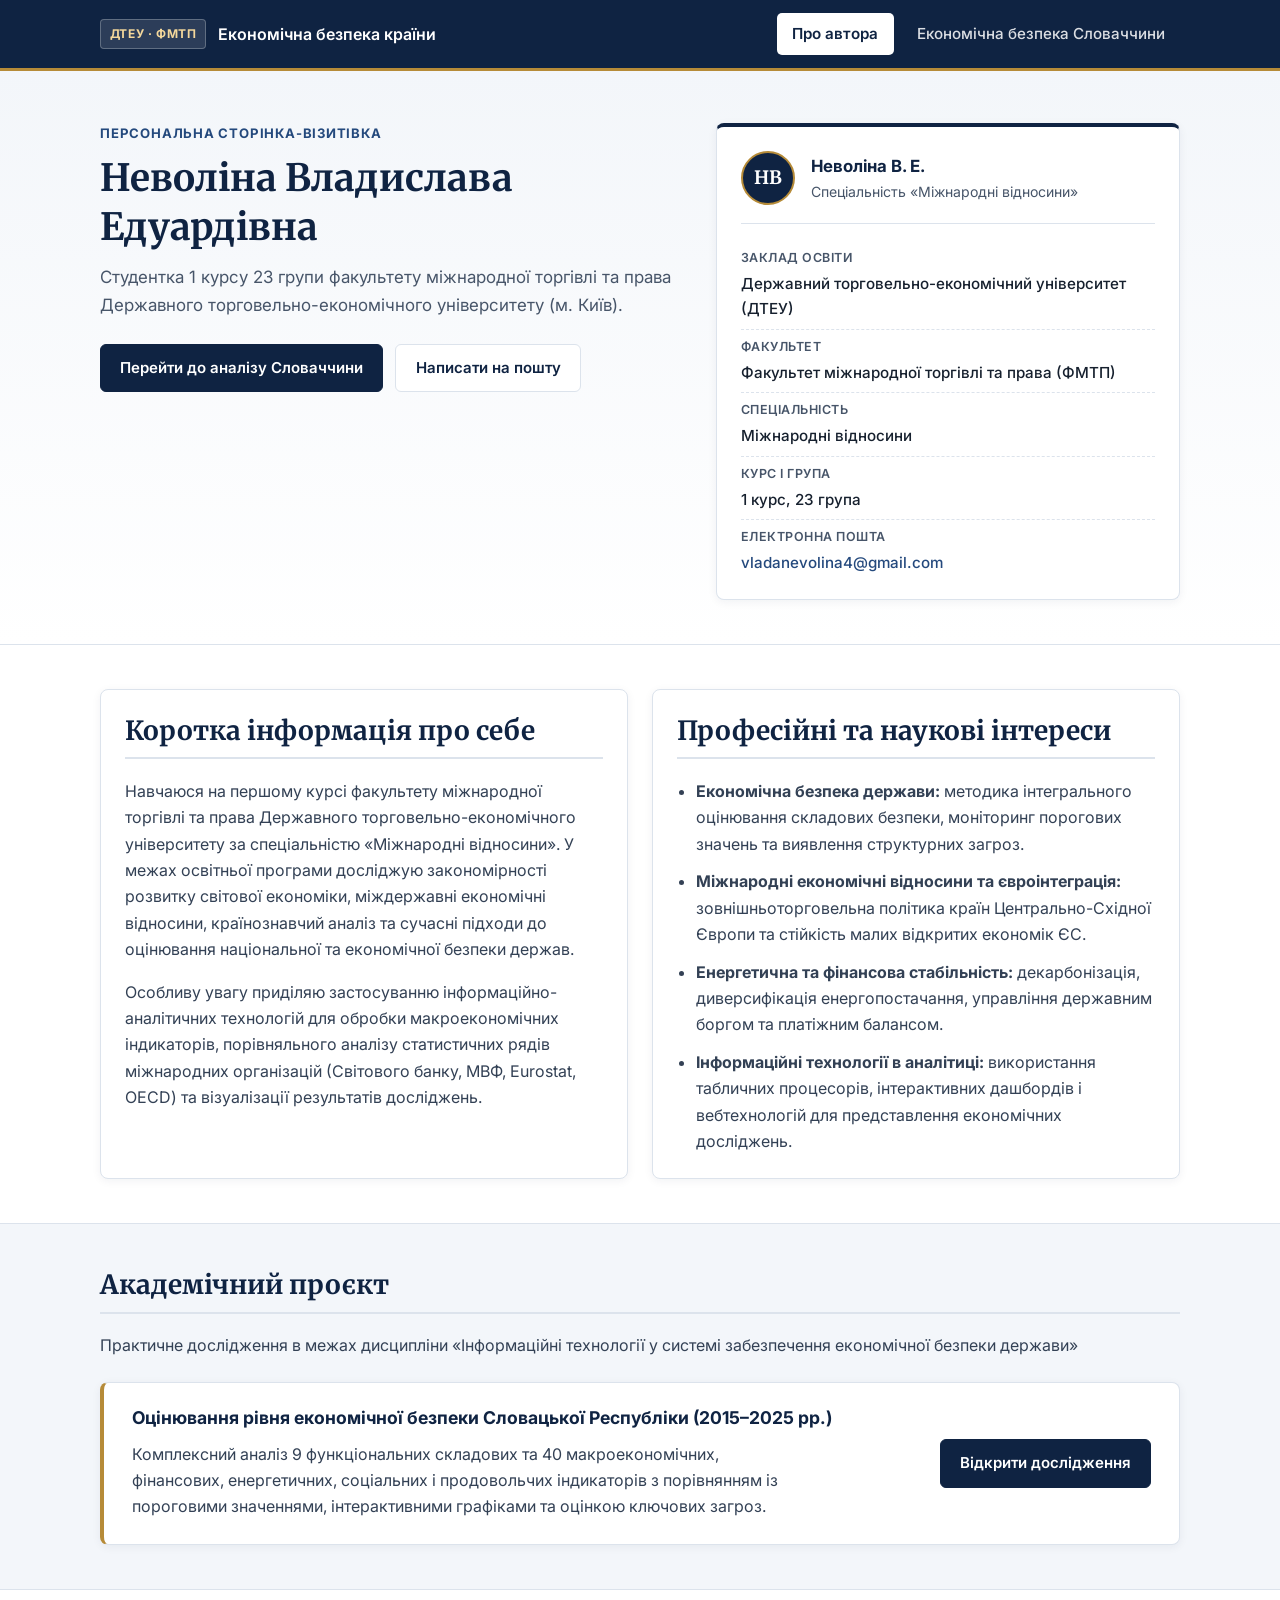
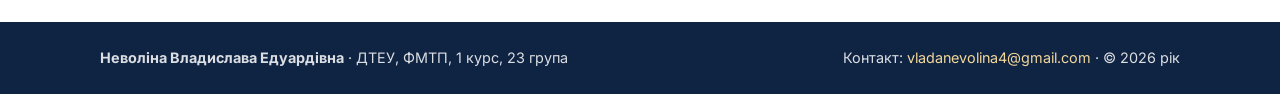
<file: index.html>
<!DOCTYPE html>
<html lang="uk">
<head>
  <meta charset="UTF-8">
  <meta name="viewport" content="width=device-width, initial-scale=1.0">
  <title>Про автора | Економічна безпека країни — Неволіна Владислава</title>
  <link rel="preconnect" href="https://fonts.googleapis.com">
  <link rel="preconnect" href="https://fonts.gstatic.com" crossorigin>
  <link href="https://fonts.googleapis.com/css2?family=Inter:wght@400;500;600;700&family=Merriweather:wght@700&display=swap" rel="stylesheet">
  <link rel="stylesheet" href="style.css">
</head>
<body>
  <header class="site-header">
    <div class="container header-inner">
      <a href="index.html" class="brand">
        <span class="brand-badge">ДТЕУ · ФМТП</span>
        <span class="brand-title">Економічна безпека країни</span>
      </a>
      <button class="menu-toggle" id="menuToggle" aria-label="Відкрити меню" aria-expanded="false">
        <span></span>
        <span></span>
        <span></span>
      </button>
      <nav class="site-nav" id="siteNav">
        <a href="index.html" class="nav-link active">Про автора</a>
        <a href="slovakia.html" class="nav-link">Економічна безпека Словаччини</a>
      </nav>
    </div>
  </header>

  <main class="main-content">
    <section class="hero-section">
      <div class="container hero-grid">
        <div class="hero-text">
          <div class="eyebrow">Персональна сторінка-візитівка</div>
          <h1>Неволіна Владислава Едуардівна</h1>
          <p class="hero-subtitle">
            Студентка 1 курсу 23 групи факультету міжнародної торгівлі та права
            Державного торговельно-економічного університету (м. Київ).
          </p>
          <div class="hero-actions">
            <a href="slovakia.html" class="btn btn-primary">Перейти до аналізу Словаччини</a>
            <a href="mailto:vladanevolina4@gmail.com" class="btn btn-outline">Написати на пошту</a>
          </div>
        </div>
        <aside class="profile-card" aria-label="Академічна картка автора">
          <div class="monogram-wrap">
            <div class="monogram" aria-hidden="true">НВ</div>
            <div>
              <div class="card-name">Неволіна В. Е.</div>
              <div class="card-role">Спеціальність «Міжнародні відносини»</div>
            </div>
          </div>
          <dl class="meta-list">
            <div class="meta-item">
              <dt>Заклад освіти</dt>
              <dd>Державний торговельно-економічний університет (ДТЕУ)</dd>
            </div>
            <div class="meta-item">
              <dt>Факультет</dt>
              <dd>Факультет міжнародної торгівлі та права (ФМТП)</dd>
            </div>
            <div class="meta-item">
              <dt>Спеціальність</dt>
              <dd>Міжнародні відносини</dd>
            </div>
            <div class="meta-item">
              <dt>Курс і група</dt>
              <dd>1 курс, 23 група</dd>
            </div>
            <div class="meta-item">
              <dt>Електронна пошта</dt>
              <dd><a href="mailto:vladanevolina4@gmail.com">vladanevolina4@gmail.com</a></dd>
            </div>
          </dl>
        </aside>
      </div>
    </section>

    <section class="section">
      <div class="container two-col-grid">
        <article class="content-card">
          <h2>Коротка інформація про себе</h2>
          <p>
            Навчаюся на першому курсі факультету міжнародної торгівлі та права Державного
            торговельно-економічного університету за спеціальністю «Міжнародні відносини».
            У межах освітньої програми досліджую закономірності розвитку світової економіки,
            міждержавні економічні відносини, країнознавчий аналіз та сучасні підходи до
            оцінювання національної та економічної безпеки держав.
          </p>
          <p>
            Особливу увагу приділяю застосуванню інформаційно-аналітичних технологій для
            обробки макроекономічних індикаторів, порівняльного аналізу статистичних рядів
            міжнародних організацій (Світового банку, МВФ, Eurostat, OECD) та візуалізації
            результатів досліджень.
          </p>
        </article>

        <article class="content-card">
          <h2>Професійні та наукові інтереси</h2>
          <ul class="styled-list">
            <li>
              <strong>Економічна безпека держави:</strong> методика інтегрального оцінювання
              складових безпеки, моніторинг порогових значень та виявлення структурних загроз.
            </li>
            <li>
              <strong>Міжнародні економічні відносини та євроінтеграція:</strong> зовнішньоторговельна
              політика країн Центрально-Східної Європи та стійкість малих відкритих економік ЄС.
            </li>
            <li>
              <strong>Енергетична та фінансова стабільність:</strong> декарбонізація, диверсифікація
              енергопостачання, управління державним боргом та платіжним балансом.
            </li>
            <li>
              <strong>Інформаційні технології в аналітиці:</strong> використання табличних процесорів,
              інтерактивних дашбордів і вебтехнологій для представлення економічних досліджень.
            </li>
          </ul>
        </article>
      </div>
    </section>

    <section class="section section-muted">
      <div class="container">
        <div class="section-header">
          <h2>Академічний проєкт</h2>
          <p>
            Практичне дослідження в межах дисципліни «Інформаційні технології у системі
            забезпечення економічної безпеки держави»
          </p>
        </div>
        <div class="project-banner">
          <div>
            <h3>Оцінювання рівня економічної безпеки Словацької Республіки (2015–2025 рр.)</h3>
            <p>
              Комплексний аналіз 9 функціональних складових та 40 макроекономічних, фінансових,
              енергетичних, соціальних і продовольчих індикаторів з порівнянням із пороговими
              значеннями, інтерактивними графіками та оцінкою ключових загроз.
            </p>
          </div>
          <a href="slovakia.html" class="btn btn-primary">Відкрити дослідження</a>
        </div>
      </div>
    </section>
  </main>

  <footer class="site-footer">
    <div class="container footer-inner">
      <div>
        <strong>Неволіна Владислава Едуардівна</strong> · ДТЕУ, ФМТП, 1 курс, 23 група
      </div>
      <div>
        Контакт: <a href="mailto:vladanevolina4@gmail.com">vladanevolina4@gmail.com</a> · © 2026 рік
      </div>
    </div>
  </footer>

  <script src="script.js"></script>
</body>
</html>
</file>
<file: style.css>
/* Академічний стриманий університетський стиль (ДТЕУ) */
:root {
  --navy-900: #0f2342;
  --navy-800: #18345e;
  --navy-700: #24497d;
  --slate-900: #16202e;
  --slate-700: #334155;
  --slate-600: #475569;
  --slate-200: #dce3ec;
  --slate-100: #f3f6fa;
  --white: #ffffff;
  --gold-accent: #b68b38;
  --good-bg: #e7f4ec;
  --good-text: #1b6535;
  --warn-bg: #fef5e3;
  --warn-text: #945d08;
  --danger-bg: #fdeaea;
  --danger-text: #9f2222;
  --radius: 8px;
  --shadow: 0 2px 10px rgba(15, 35, 66, 0.06);
}

*,
*::before,
*::after {
  box-sizing: border-box;
}

html {
  scroll-behavior: smooth;
}

body {
  margin: 0;
  font-family: 'Inter', -apple-system, BlinkMacSystemFont, 'Segoe UI', Roboto, sans-serif;
  color: var(--slate-900);
  background-color: var(--white);
  line-height: 1.65;
  font-size: 16px;
}

h1, h2, h3 {
  font-family: 'Merriweather', Georgia, serif;
  color: var(--navy-900);
  line-height: 1.3;
  margin-top: 0;
}

h1 {
  font-size: clamp(1.75rem, 3vw, 2.35rem);
  margin-bottom: 0.75rem;
}

h2 {
  font-size: clamp(1.3rem, 2.2vw, 1.65rem);
  margin-bottom: 1.15rem;
  padding-bottom: 0.55rem;
  border-bottom: 2px solid var(--slate-200);
}

h3 {
  font-family: 'Inter', sans-serif;
  font-size: 1.1rem;
  font-weight: 700;
  margin-bottom: 0.65rem;
}

p {
  margin-top: 0;
  margin-bottom: 1rem;
  color: var(--slate-700);
}

a {
  color: var(--navy-700);
  text-decoration: none;
}

a:hover {
  text-decoration: underline;
}

.container {
  width: 100%;
  max-width: 1120px;
  margin: 0 auto;
  padding: 0 1.25rem;
}

/* Header & Navigation */
.site-header {
  background-color: var(--navy-900);
  color: var(--white);
  border-bottom: 3px solid var(--gold-accent);
  position: sticky;
  top: 0;
  z-index: 100;
}

.header-inner {
  display: flex;
  align-items: center;
  justify-content: space-between;
  min-height: 68px;
  gap: 1rem;
}

.brand {
  display: flex;
  align-items: center;
  gap: 0.75rem;
  color: var(--white);
  text-decoration: none;
}

.brand:hover {
  text-decoration: none;
}

.brand-badge {
  background-color: rgba(255, 255, 255, 0.12);
  border: 1px solid rgba(255, 255, 255, 0.25);
  color: #f3d79b;
  font-size: 0.75rem;
  font-weight: 700;
  letter-spacing: 0.05em;
  padding: 0.25rem 0.55rem;
  border-radius: 4px;
}

.brand-title {
  font-weight: 600;
  font-size: 1rem;
}

.site-nav {
  display: flex;
  align-items: center;
  gap: 0.5rem;
}

.nav-link {
  color: rgba(255, 255, 255, 0.85);
  padding: 0.5rem 0.95rem;
  border-radius: 5px;
  font-size: 0.95rem;
  font-weight: 500;
  transition: background-color 0.2s, color 0.2s;
}

.nav-link:hover {
  background-color: rgba(255, 255, 255, 0.1);
  color: var(--white);
  text-decoration: none;
}

.nav-link.active {
  background-color: var(--white);
  color: var(--navy-900);
  font-weight: 600;
}

.menu-toggle {
  display: none;
  flex-direction: column;
  gap: 5px;
  background: transparent;
  border: 1px solid rgba(255, 255, 255, 0.3);
  border-radius: 5px;
  padding: 0.45rem 0.55rem;
  cursor: pointer;
}

.menu-toggle span {
  display: block;
  width: 22px;
  height: 2px;
  background-color: var(--white);
}

/* Hero & Page Header */
.hero-section {
  background: linear-gradient(180deg, var(--slate-100) 0%, var(--white) 100%);
  padding: 3.25rem 0 2.75rem;
  border-bottom: 1px solid var(--slate-200);
}

.hero-grid {
  display: grid;
  grid-template-columns: 1.25fr 1fr;
  gap: 2.25rem;
  align-items: start;
}

.eyebrow {
  font-size: 0.82rem;
  font-weight: 700;
  text-transform: uppercase;
  letter-spacing: 0.06em;
  color: var(--navy-700);
  margin-bottom: 0.6rem;
}

.hero-subtitle,
.page-lead {
  font-size: 1.06rem;
  color: var(--slate-600);
  max-width: 65ch;
}

.hero-actions {
  display: flex;
  flex-wrap: wrap;
  gap: 0.75rem;
  margin-top: 1.5rem;
}

.btn {
  display: inline-block;
  padding: 0.68rem 1.2rem;
  border-radius: 6px;
  font-weight: 600;
  font-size: 0.94rem;
  transition: all 0.2s;
  text-decoration: none;
}

.btn:hover {
  text-decoration: none;
}

.btn-primary {
  background-color: var(--navy-900);
  color: var(--white);
  border: 1px solid var(--navy-900);
}

.btn-primary:hover {
  background-color: var(--navy-700);
  border-color: var(--navy-700);
}

.btn-outline {
  background-color: var(--white);
  color: var(--navy-900);
  border: 1px solid var(--slate-200);
}

.btn-outline:hover {
  border-color: var(--navy-700);
  background-color: var(--slate-100);
}

/* Profile Card */
.profile-card {
  background-color: var(--white);
  border: 1px solid var(--slate-200);
  border-top: 4px solid var(--navy-900);
  border-radius: var(--radius);
  padding: 1.5rem;
  box-shadow: var(--shadow);
}

.monogram-wrap {
  display: flex;
  align-items: center;
  gap: 1rem;
  padding-bottom: 1.1rem;
  margin-bottom: 1.1rem;
  border-bottom: 1px solid var(--slate-200);
}

.monogram {
  width: 54px;
  height: 54px;
  border-radius: 50%;
  background-color: var(--navy-900);
  color: var(--white);
  font-family: 'Merriweather', serif;
  font-weight: 700;
  font-size: 1.15rem;
  display: flex;
  align-items: center;
  justify-content: center;
  flex-shrink: 0;
  border: 2px solid var(--gold-accent);
}

.card-name {
  font-weight: 700;
  font-size: 1.05rem;
  color: var(--navy-900);
}

.card-role {
  font-size: 0.88rem;
  color: var(--slate-600);
}

.meta-list {
  margin: 0;
}

.meta-item {
  padding: 0.45rem 0;
  border-bottom: 1px dashed var(--slate-200);
}

.meta-item:last-child {
  border-bottom: none;
  padding-bottom: 0;
}

.meta-item dt {
  font-size: 0.78rem;
  font-weight: 600;
  text-transform: uppercase;
  letter-spacing: 0.04em;
  color: var(--slate-600);
}

.meta-item dd {
  margin: 0.15rem 0 0;
  font-size: 0.95rem;
  font-weight: 500;
  color: var(--slate-900);
}

/* Sections & Cards */
.section {
  padding: 2.75rem 0;
}

.section-muted {
  background-color: var(--slate-100);
  border-top: 1px solid var(--slate-200);
  border-bottom: 1px solid var(--slate-200);
}

.section-header {
  margin-bottom: 1.5rem;
}

.section-desc {
  max-width: 78ch;
  margin-bottom: 1.4rem;
}

.two-col-grid {
  display: grid;
  grid-template-columns: repeat(2, 1fr);
  gap: 1.5rem;
}

.content-card {
  background-color: var(--white);
  border: 1px solid var(--slate-200);
  border-radius: var(--radius);
  padding: 1.5rem;
  box-shadow: var(--shadow);
}

.styled-list {
  margin: 0;
  padding-left: 1.2rem;
  color: var(--slate-700);
}

.styled-list li {
  margin-bottom: 0.7rem;
}

.styled-list li:last-child {
  margin-bottom: 0;
}

.project-banner {
  background-color: var(--white);
  border: 1px solid var(--slate-200);
  border-left: 4px solid var(--gold-accent);
  border-radius: var(--radius);
  padding: 1.5rem 1.75rem;
  display: flex;
  align-items: center;
  justify-content: space-between;
  gap: 1.5rem;
  box-shadow: var(--shadow);
}

.project-banner p {
  margin-bottom: 0;
  max-width: 68ch;
}

/* Page 2: Slovakia Analysis */
.page-header {
  background-color: var(--slate-100);
  padding: 2.5rem 0 2.2rem;
  border-bottom: 1px solid var(--slate-200);
}

.country-overview {
  display: grid;
  grid-template-columns: 1.35fr 1fr;
  gap: 1.5rem;
  align-items: stretch;
}

.kpi-grid {
  display: grid;
  grid-template-columns: repeat(2, 1fr);
  gap: 1rem;
}

.kpi-box {
  background-color: var(--white);
  border: 1px solid var(--slate-200);
  border-radius: var(--radius);
  padding: 1.15rem;
  display: flex;
  flex-direction: column;
  justify-content: center;
  box-shadow: var(--shadow);
}

.kpi-box.kpi-warning {
  border-top: 3px solid var(--gold-accent);
  background-color: #fffdf8;
}

.kpi-label {
  font-size: 0.8rem;
  font-weight: 600;
  color: var(--slate-600);
  margin-bottom: 0.25rem;
}

.kpi-value {
  font-family: 'Merriweather', serif;
  font-size: 1.35rem;
  font-weight: 700;
  color: var(--navy-900);
}

.kpi-note {
  font-size: 0.8rem;
  color: var(--slate-600);
  margin-top: 0.25rem;
}

/* Table & Filter */
.filter-bar {
  display: flex;
  align-items: center;
  gap: 0.75rem;
  margin-bottom: 1rem;
  flex-wrap: wrap;
}

.filter-bar label {
  font-weight: 600;
  font-size: 0.92rem;
  color: var(--navy-900);
}

.filter-select {
  padding: 0.48rem 0.85rem;
  border: 1px solid var(--slate-200);
  border-radius: 6px;
  background-color: var(--white);
  font-family: inherit;
  font-size: 0.92rem;
  color: var(--slate-900);
}

.table-wrapper {
  width: 100%;
  overflow-x: auto;
  background-color: var(--white);
  border: 1px solid var(--slate-200);
  border-radius: var(--radius);
  box-shadow: var(--shadow);
}

.data-table {
  width: 100%;
  border-collapse: collapse;
  min-width: 780px;
  font-size: 0.92rem;
}

.data-table th {
  background-color: var(--navy-900);
  color: var(--white);
  text-align: left;
  padding: 0.8rem 0.9rem;
  font-weight: 600;
  white-space: nowrap;
}

.data-table td {
  padding: 0.72rem 0.9rem;
  border-bottom: 1px solid var(--slate-200);
  color: var(--slate-900);
}

.data-table tbody tr:nth-child(even) {
  background-color: #f9fbfd;
}

.data-table tbody tr:hover {
  background-color: #eff4fa;
}

.badge {
  display: inline-block;
  padding: 0.2rem 0.55rem;
  border-radius: 999px;
  font-size: 0.78rem;
  font-weight: 600;
  white-space: nowrap;
}

.badge-good {
  background-color: var(--good-bg);
  color: var(--good-text);
}

.badge-warn {
  background-color: var(--warn-bg);
  color: var(--warn-text);
}

.badge-danger {
  background-color: var(--danger-bg);
  color: var(--danger-text);
}

/* Charts */
.charts-grid {
  display: grid;
  grid-template-columns: repeat(2, 1fr);
  gap: 1.5rem;
  margin-bottom: 1.5rem;
}

.chart-card {
  background-color: var(--white);
  border: 1px solid var(--slate-200);
  border-radius: var(--radius);
  padding: 1.35rem;
  box-shadow: var(--shadow);
}

.chart-sub {
  font-size: 0.86rem;
  color: var(--slate-600);
  margin-bottom: 0.8rem;
}

.chart-box {
  position: relative;
  height: 290px;
  width: 100%;
}

.chart-box-wide {
  height: 310px;
}

/* Threats Grid */
.threats-grid {
  display: grid;
  grid-template-columns: repeat(3, 1fr);
  gap: 1.25rem;
}

.threat-card {
  background-color: var(--white);
  border: 1px solid var(--slate-200);
  border-top: 3px solid var(--navy-800);
  border-radius: var(--radius);
  padding: 1.35rem;
  box-shadow: var(--shadow);
}

.threat-num {
  display: inline-block;
  font-size: 0.78rem;
  font-weight: 700;
  color: var(--navy-700);
  background-color: var(--slate-100);
  padding: 0.15rem 0.5rem;
  border-radius: 4px;
  margin-bottom: 0.5rem;
}

.threat-card p {
  font-size: 0.93rem;
  margin-bottom: 0;
}

/* Conclusion & Sources */
.conclusion-box {
  background-color: var(--white);
  border: 1px solid var(--slate-200);
  border-left: 5px solid var(--navy-900);
  border-radius: var(--radius);
  padding: 1.75rem;
  box-shadow: var(--shadow);
}

.conclusion-box p:last-child {
  margin-bottom: 0;
}

.sources-list {
  margin: 0;
  padding-left: 1.2rem;
}

.sources-list li {
  margin-bottom: 0.65rem;
  color: var(--slate-700);
  word-break: break-word;
}

/* Footer */
.site-footer {
  background-color: var(--navy-900);
  color: rgba(255, 255, 255, 0.85);
  padding: 1.5rem 0;
  font-size: 0.9rem;
  margin-top: 2rem;
}

.site-footer a {
  color: #f3d79b;
}

.footer-inner {
  display: flex;
  justify-content: space-between;
  align-items: center;
  flex-wrap: wrap;
  gap: 0.75rem;
}

/* Responsive Design */
@media (max-width: 920px) {
  .hero-grid,
  .country-overview,
  .charts-grid {
    grid-template-columns: 1fr;
  }

  .threats-grid {
    grid-template-columns: repeat(2, 1fr);
  }
}

@media (max-width: 680px) {
  .menu-toggle {
    display: flex;
  }

  .site-nav {
    display: none;
    position: absolute;
    top: 68px;
    left: 0;
    right: 0;
    background-color: var(--navy-800);
    flex-direction: column;
    align-items: stretch;
    padding: 0.75rem 1.25rem 1rem;
    border-bottom: 2px solid var(--gold-accent);
  }

  .site-nav.open {
    display: flex;
  }

  .two-col-grid,
  .threats-grid,
  .kpi-grid {
    grid-template-columns: 1fr;
  }

  .project-banner {
    flex-direction: column;
    align-items: flex-start;
  }
}
</file>
